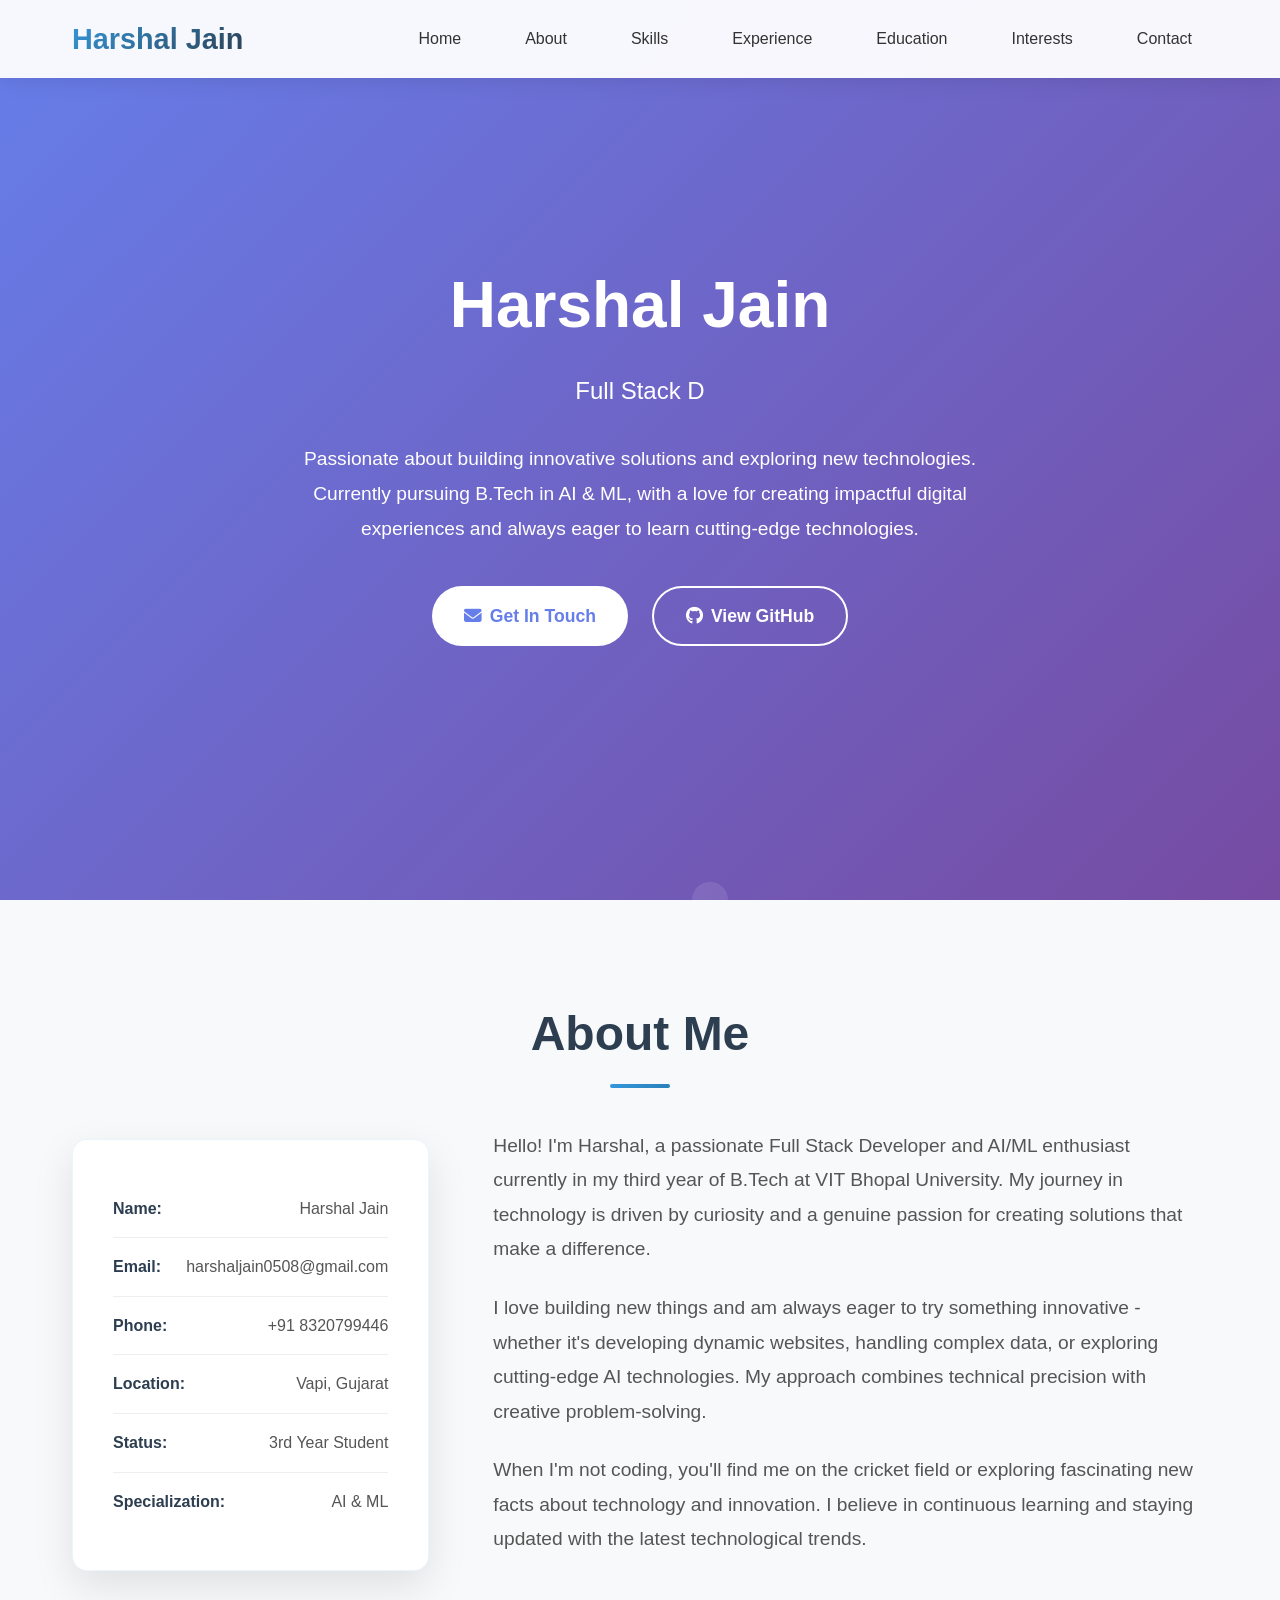
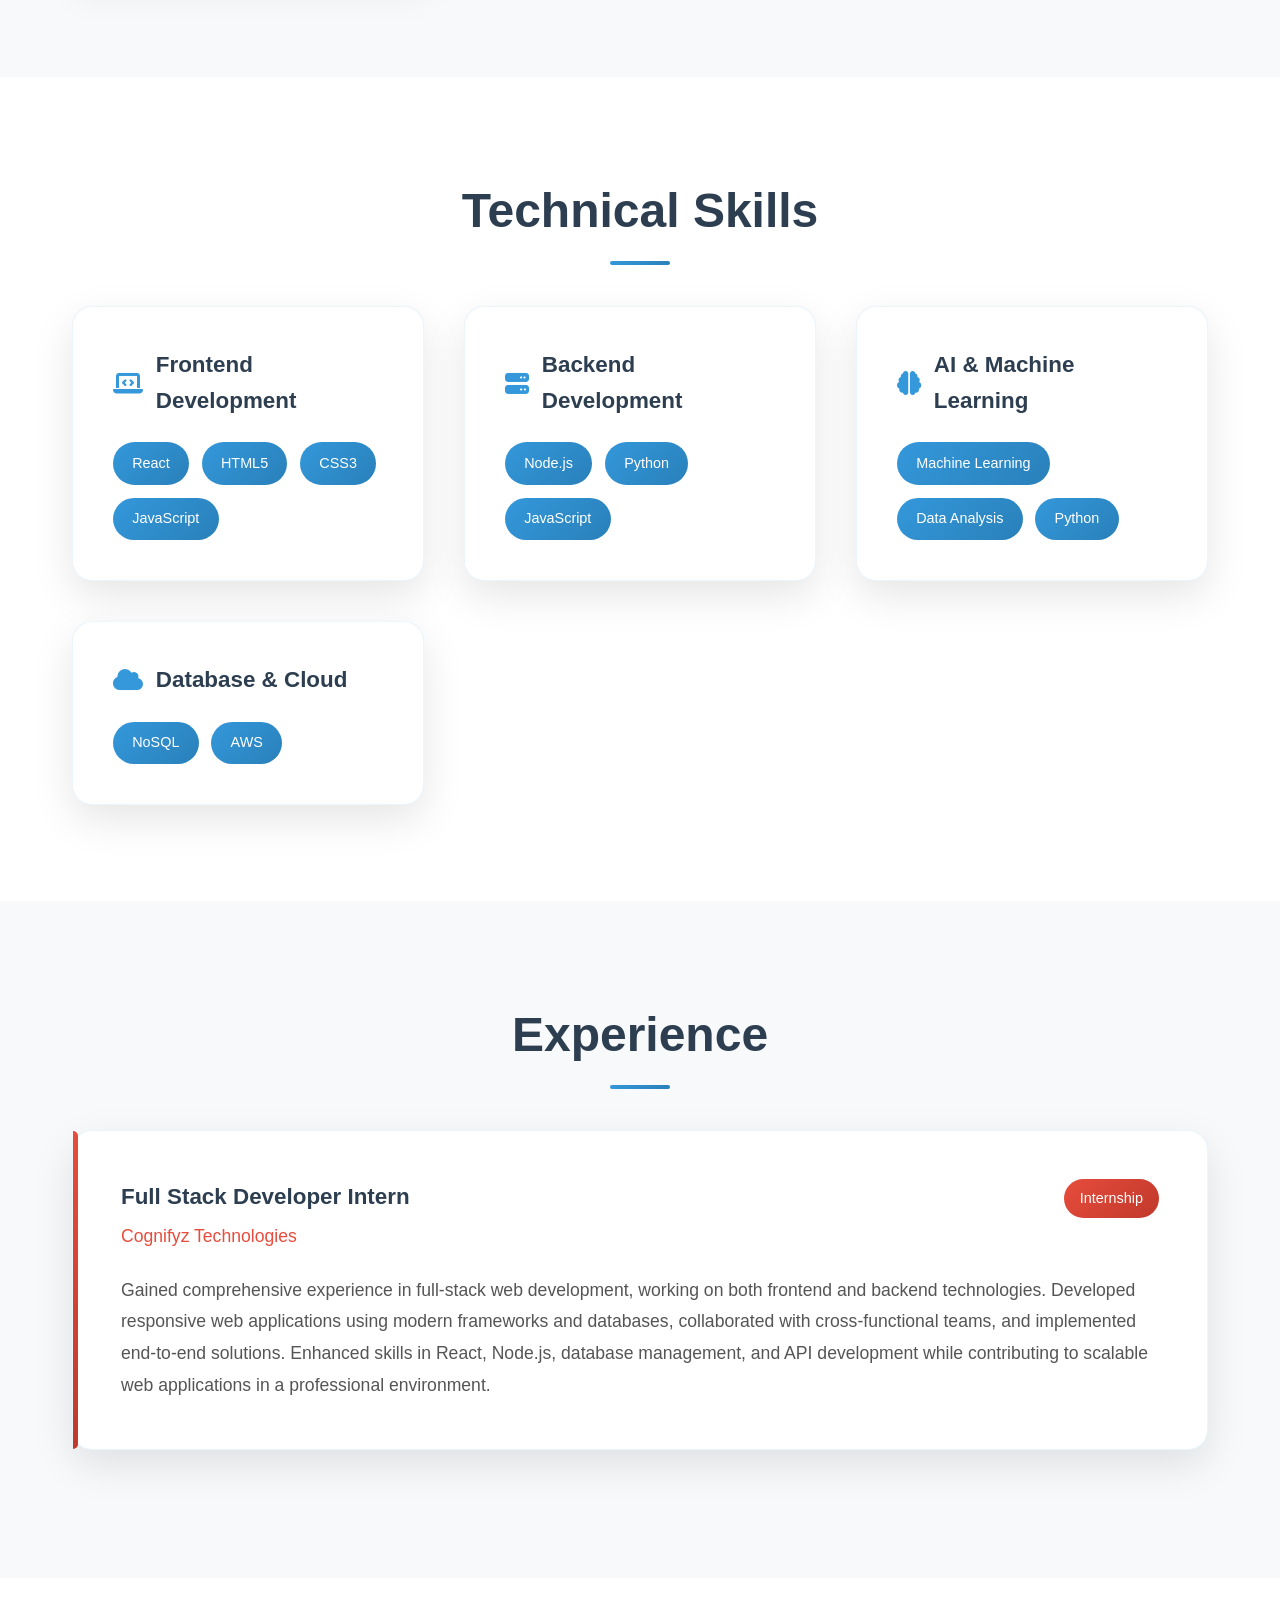
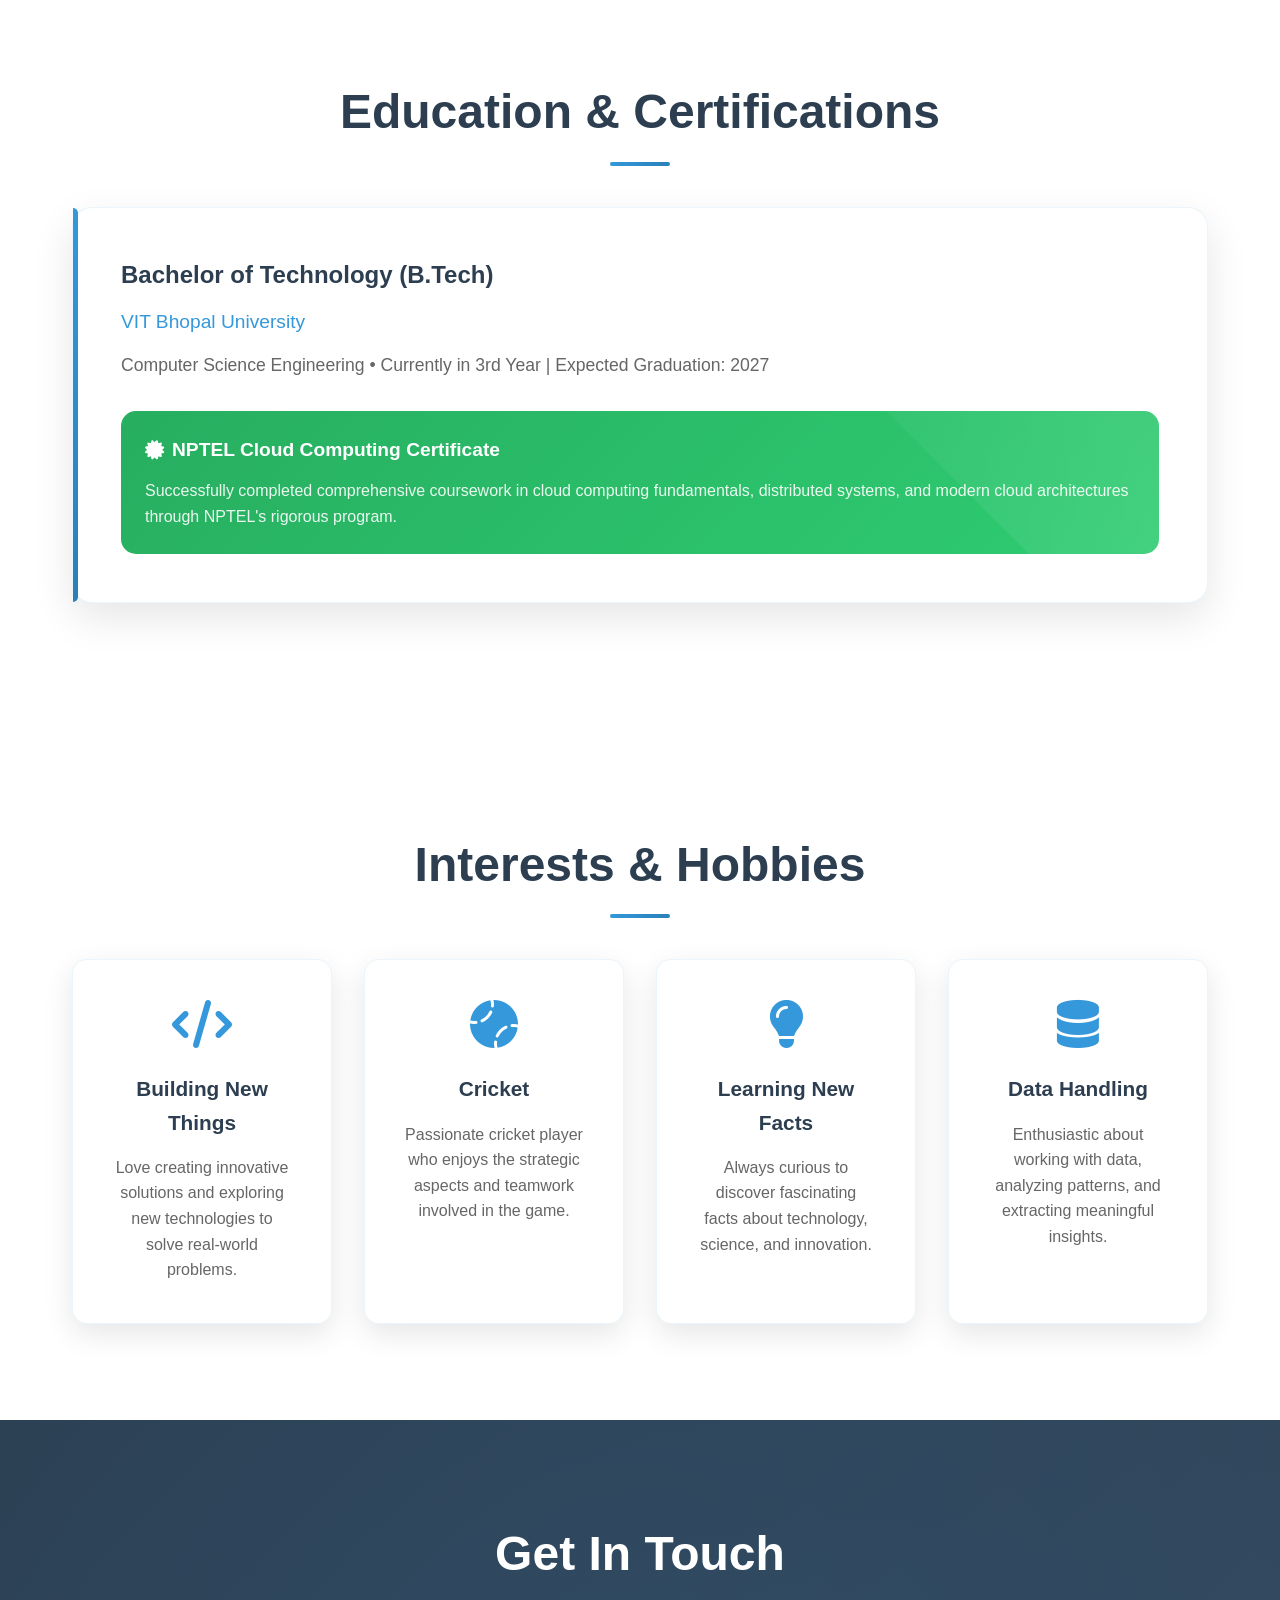
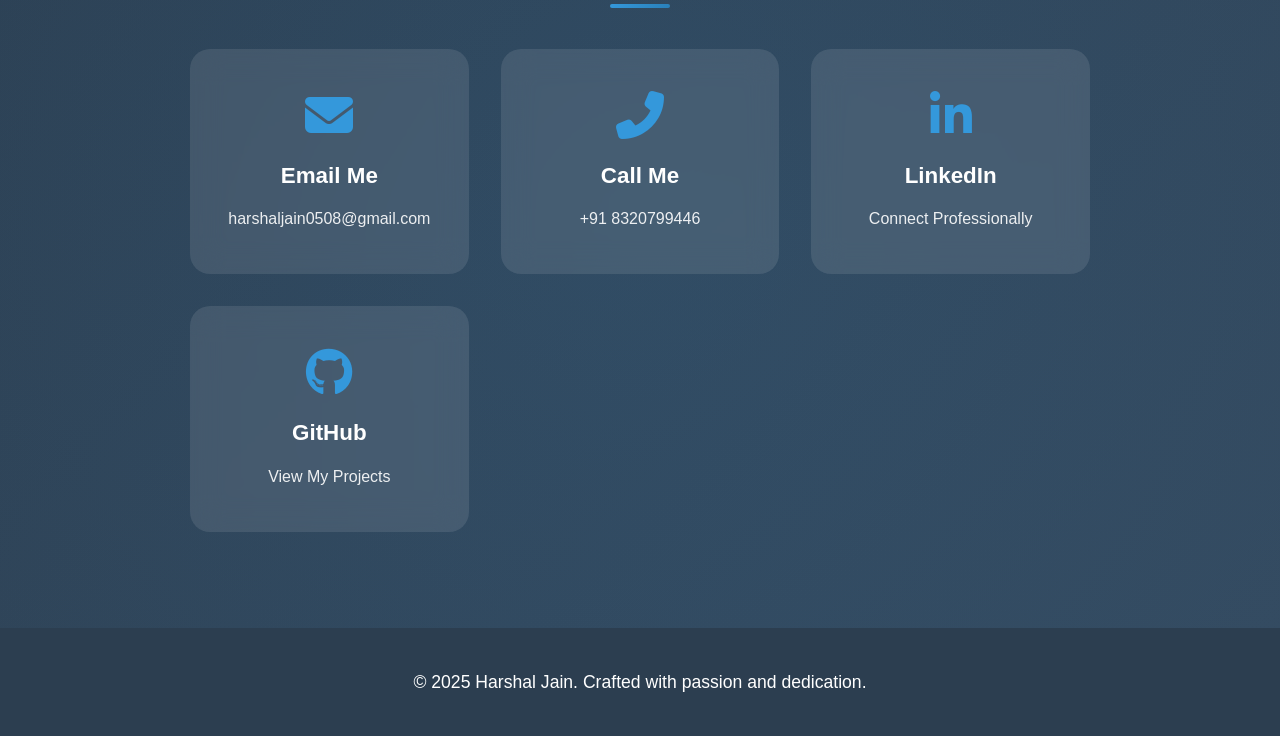
<file: portfolio.html>
<!DOCTYPE html>
<html lang="en">
<head>
    <meta charset="UTF-8">
    <meta name="viewport" content="width=device-width, initial-scale=1.0">
    <title>Harshal Jain - Full Stack Developer</title>
    <link href="https://cdnjs.cloudflare.com/ajax/libs/font-awesome/6.4.0/css/all.min.css" rel="stylesheet">
    <style>
        * {
            margin: 0;
            padding: 0;
            box-sizing: border-box;
        }

        body {
            font-family: 'Segoe UI', Tahoma, Geneva, Verdana, sans-serif;
            line-height: 1.6;
            color: #333;
            scroll-behavior: smooth;
        }

        /* Custom scrollbar */
        ::-webkit-scrollbar { width: 8px; }
        ::-webkit-scrollbar-track { background: #f1f1f1; }
        ::-webkit-scrollbar-thumb { 
            background: linear-gradient(180deg, #3498db, #2980b9);
            border-radius: 4px;
        }

        /* Navigation */
        .navbar {
            position: fixed;
            top: 0;
            width: 100%;
            background: rgba(255, 255, 255, 0.95);
            backdrop-filter: blur(15px);
            z-index: 1000;
            padding: 1rem 0;
            box-shadow: 0 2px 20px rgba(0, 0, 0, 0.1);
            transition: all 0.3s ease;
        }

        .nav-container {
            max-width: 1200px;
            margin: 0 auto;
            display: flex;
            justify-content: space-between;
            align-items: center;
            padding: 0 2rem;
        }

        .logo {
            font-size: 1.8rem;
            font-weight: bold;
            background: linear-gradient(135deg, #3498db, #2c3e50);
            -webkit-background-clip: text;
            -webkit-text-fill-color: transparent;
            background-clip: text;
            text-decoration: none;
        }

        .nav-links {
            display: flex;
            list-style: none;
            gap: 2rem;
        }

        .nav-links a {
            text-decoration: none;
            color: #333;
            font-weight: 500;
            transition: all 0.3s ease;
            position: relative;
            padding: 0.5rem 1rem;
            border-radius: 8px;
        }

        .nav-links a:hover {
            color: #3498db;
            background: rgba(52, 152, 219, 0.1);
        }

        /* Hero Section */
        .hero {
            min-height: 100vh;
            background: linear-gradient(135deg, #667eea 0%, #764ba2 100%);
            display: flex;
            align-items: center;
            justify-content: center;
            text-align: center;
            color: white;
            position: relative;
            overflow: hidden;
        }

        .hero::before {
            content: '';
            position: absolute;
            width: 200%;
            height: 200%;
            background: url('data:image/svg+xml,<svg xmlns="http://www.w3.org/2000/svg" viewBox="0 0 100 100"><defs><pattern id="grain" width="100" height="100" patternUnits="userSpaceOnUse"><circle cx="25" cy="25" r="1" fill="white" opacity="0.1"/><circle cx="75" cy="75" r="1" fill="white" opacity="0.1"/><circle cx="50" cy="10" r="0.5" fill="white" opacity="0.1"/></pattern></defs><rect width="100" height="100" fill="url(%23grain)"/></svg>');
            animation: float 20s ease-in-out infinite;
        }

        @keyframes float {
            0%, 100% { transform: translateY(0px) rotate(0deg); }
            50% { transform: translateY(-20px) rotate(1deg); }
        }

        .hero-content {
            position: relative;
            z-index: 2;
            max-width: 800px;
            padding: 2rem;
        }

        .hero h1 {
            font-size: 4rem;
            margin-bottom: 1rem;
            animation: slideInUp 1s ease;
            font-weight: 700;
        }

        .hero .subtitle {
            font-size: 1.5rem;
            margin-bottom: 2rem;
            opacity: 0.9;
            animation: slideInUp 1s ease 0.2s both;
        }

        .hero .description {
            font-size: 1.2rem;
            margin-bottom: 2.5rem;
            opacity: 0.8;
            line-height: 1.8;
            animation: slideInUp 1s ease 0.4s both;
        }

        .cta-buttons {
            display: flex;
            gap: 1.5rem;
            justify-content: center;
            flex-wrap: wrap;
            animation: slideInUp 1s ease 0.6s both;
        }

        .btn {
            padding: 14px 32px;
            border: none;
            border-radius: 50px;
            font-size: 1.1rem;
            font-weight: 600;
            text-decoration: none;
            transition: all 0.3s ease;
            cursor: pointer;
            display: inline-flex;
            align-items: center;
            gap: 0.5rem;
        }

        .btn-primary {
            background: white;
            color: #667eea;
        }

        .btn-primary:hover {
            transform: translateY(-3px);
            box-shadow: 0 15px 35px rgba(0, 0, 0, 0.2);
        }

        .btn-secondary {
            background: transparent;
            color: white;
            border: 2px solid white;
        }

        .btn-secondary:hover {
            background: white;
            color: #667eea;
            transform: translateY(-3px);
        }

        @keyframes slideInUp {
            from {
                opacity: 0;
                transform: translateY(50px);
            }
            to {
                opacity: 1;
                transform: translateY(0);
            }
        }

        /* Section Styles */
        .section {
            padding: 6rem 0;
        }

        .container {
            max-width: 1200px;
            margin: 0 auto;
            padding: 0 2rem;
        }

        .section-title {
            text-align: center;
            font-size: 3rem;
            margin-bottom: 3.5rem;
            color: #2c3e50;
            position: relative;
            font-weight: 600;
        }

        .section-title::after {
            content: '';
            position: absolute;
            bottom: -15px;
            left: 50%;
            transform: translateX(-50%);
            width: 60px;
            height: 4px;
            background: linear-gradient(135deg, #3498db, #2980b9);
            border-radius: 2px;
        }

        /* About Section */
        .about {
            background: #f8f9fa;
        }

        .about-content {
            display: grid;
            grid-template-columns: 1fr 2fr;
            gap: 4rem;
            align-items: center;
        }

        .about-text {
            font-size: 1.2rem;
            line-height: 1.8;
            color: #555;
        }

        .about-text p {
            margin-bottom: 1.5rem;
        }

        .personal-info {
            background: white;
            padding: 2.5rem;
            border-radius: 15px;
            box-shadow: 0 15px 40px rgba(0, 0, 0, 0.1);
            border: 1px solid rgba(52, 152, 219, 0.1);
        }

        .info-item {
            display: flex;
            justify-content: space-between;
            padding: 1rem 0;
            border-bottom: 1px solid #eee;
        }

        .info-item:last-child {
            border-bottom: none;
        }

        .info-label {
            font-weight: 600;
            color: #2c3e50;
        }

        .info-value {
            color: #555;
            font-weight: 500;
        }

        /* Skills Section */
        .skills-grid {
            display: grid;
            grid-template-columns: repeat(auto-fit, minmax(320px, 1fr));
            gap: 2.5rem;
        }

        .skill-category {
            background: white;
            padding: 2.5rem;
            border-radius: 20px;
            box-shadow: 0 15px 40px rgba(0, 0, 0, 0.1);
            transition: all 0.3s ease;
            border: 1px solid rgba(52, 152, 219, 0.1);
            position: relative;
            overflow: hidden;
        }

        .skill-category:hover {
            transform: translateY(-8px);
            box-shadow: 0 25px 50px rgba(0, 0, 0, 0.15);
        }

        .skill-category::before {
            content: '';
            position: absolute;
            top: 0;
            left: 0;
            right: 0;
            height: 4px;
            background: linear-gradient(135deg, #3498db, #2980b9);
            opacity: 0;
            transition: opacity 0.3s ease;
        }

        .skill-category:hover::before {
            opacity: 1;
        }

        .skill-category h3 {
            color: #2c3e50;
            margin-bottom: 1.5rem;
            display: flex;
            align-items: center;
            gap: 0.8rem;
            font-size: 1.4rem;
        }

        .skill-category i {
            color: #3498db;
            font-size: 1.5rem;
        }

        .skill-tags {
            display: flex;
            flex-wrap: wrap;
            gap: 0.8rem;
        }

        .skill-tag {
            background: linear-gradient(135deg, #3498db, #2980b9);
            color: white;
            padding: 0.6rem 1.2rem;
            border-radius: 25px;
            font-size: 0.9rem;
            font-weight: 500;
            transition: transform 0.3s ease;
        }

        .skill-tag:hover {
            transform: scale(1.05);
        }

        /* Experience Section */
        .experience {
            background: #f8f9fa;
        }

        .experience-item {
            background: white;
            padding: 3rem;
            border-radius: 20px;
            box-shadow: 0 15px 40px rgba(0, 0, 0, 0.1);
            position: relative;
            margin-bottom: 2rem;
            border: 1px solid rgba(52, 152, 219, 0.1);
            transition: transform 0.3s ease;
        }

        .experience-item:hover {
            transform: translateY(-5px);
        }

        .experience-item::before {
            content: '';
            position: absolute;
            top: 0;
            left: 0;
            width: 5px;
            height: 100%;
            background: linear-gradient(135deg, #e74c3c, #c0392b);
            border-radius: 0 5px 5px 0;
        }

        .experience-header {
            display: flex;
            justify-content: space-between;
            align-items: flex-start;
            margin-bottom: 1.5rem;
            flex-wrap: wrap;
            gap: 1rem;
        }

        .experience-title {
            color: #2c3e50;
            font-size: 1.4rem;
            font-weight: 600;
            margin-bottom: 0.5rem;
        }

        .experience-company {
            color: #e74c3c;
            font-weight: 500;
            font-size: 1.1rem;
        }

        .experience-duration {
            background: linear-gradient(135deg, #e74c3c, #c0392b);
            color: white;
            padding: 0.5rem 1rem;
            border-radius: 25px;
            font-size: 0.9rem;
            font-weight: 500;
            white-space: nowrap;
        }

        .experience-description {
            color: #555;
            line-height: 1.8;
            font-size: 1.1rem;
        }

        /* Education Section */
        .education-item {
            background: white;
            padding: 3rem;
            border-radius: 20px;
            box-shadow: 0 15px 40px rgba(0, 0, 0, 0.1);
            margin-bottom: 2rem;
            position: relative;
            border: 1px solid rgba(52, 152, 219, 0.1);
        }

        .education-item::before {
            content: '';
            position: absolute;
            top: 0;
            left: 0;
            width: 5px;
            height: 100%;
            background: linear-gradient(135deg, #3498db, #2980b9);
            border-radius: 0 5px 5px 0;
        }

        .education-degree {
            font-size: 1.5rem;
            font-weight: 600;
            color: #2c3e50;
            margin-bottom: 0.8rem;
        }

        .education-school {
            color: #3498db;
            font-weight: 500;
            font-size: 1.2rem;
            margin-bottom: 0.8rem;
        }

        .education-year {
            color: #666;
            font-size: 1.1rem;
            margin-bottom: 1.5rem;
        }

        .certification {
            background: linear-gradient(135deg, #27ae60, #2ecc71);
            border-radius: 15px;
            padding: 1.5rem;
            margin-top: 2rem;
            color: white;
            position: relative;
            overflow: hidden;
        }

        .certification::before {
            content: '';
            position: absolute;
            top: -50%;
            right: -50%;
            width: 100%;
            height: 200%;
            background: linear-gradient(45deg, transparent, rgba(255,255,255,0.1), transparent);
            transform: rotate(45deg);
            animation: shimmer 3s infinite;
        }

        @keyframes shimmer {
            0% { transform: translateX(-100%) translateY(-100%) rotate(45deg); }
            100% { transform: translateX(100%) translateY(100%) rotate(45deg); }
        }

        .certification-title {
            font-weight: 600;
            font-size: 1.2rem;
            margin-bottom: 0.8rem;
            display: flex;
            align-items: center;
            gap: 0.5rem;
        }

        .certification-description {
            opacity: 0.9;
            line-height: 1.6;
        }

        /* Contact Section */
        .contact {
            background: linear-gradient(135deg, #2c3e50 0%, #34495e 100%);
            color: white;
            position: relative;
            overflow: hidden;
        }

        .contact::before {
            content: '';
            position: absolute;
            top: -50%;
            left: -50%;
            width: 200%;
            height: 200%;
            background: radial-gradient(circle, rgba(52, 152, 219, 0.1) 0%, transparent 70%);
            animation: contactGlow 8s ease-in-out infinite;
        }

        @keyframes contactGlow {
            0%, 100% { transform: rotate(0deg) scale(1); }
            50% { transform: rotate(180deg) scale(1.1); }
        }

        .contact-content {
            display: grid;
            grid-template-columns: repeat(auto-fit, minmax(250px, 1fr));
            gap: 2rem;
            max-width: 900px;
            margin: 0 auto;
            position: relative;
            z-index: 2;
        }

        .contact-item {
            background: rgba(255, 255, 255, 0.1);
            backdrop-filter: blur(15px);
            border: 2px solid transparent;
            border-radius: 20px;
            padding: 2.5rem 2rem;
            text-align: center;
            transition: all 0.4s ease;
            text-decoration: none;
            color: inherit;
            position: relative;
            overflow: hidden;
        }

        .contact-item::before {
            content: '';
            position: absolute;
            top: 0;
            left: -100%;
            width: 100%;
            height: 100%;
            background: linear-gradient(90deg, transparent, rgba(255,255,255,0.2), transparent);
            transition: left 0.5s ease;
        }

        .contact-item:hover::before {
            left: 100%;
        }

        .contact-item:hover {
            background: rgba(255, 255, 255, 0.2);
            transform: translateY(-8px) scale(1.02);
            border: 2px solid rgba(52, 152, 219, 0.5);
            box-shadow: 0 20px 40px rgba(0, 0, 0, 0.3);
        }

        .contact-item i {
            font-size: 3rem;
            margin-bottom: 1.2rem;
            color: #3498db;
            transition: all 0.3s ease;
        }

        .contact-item:hover i {
            color: #fff;
            transform: scale(1.1);
        }

        .contact-item h4 {
            margin-bottom: 0.8rem;
            font-size: 1.4rem;
            font-weight: 600;
        }

        .contact-item p {
            opacity: 0.9;
            font-size: 1rem;
            font-weight: 500;
        }

        /* Interests Section */
        .interests-grid {
            display: grid;
            grid-template-columns: repeat(auto-fit, minmax(250px, 1fr));
            gap: 2rem;
        }

        .interest-item {
            background: white;
            border-radius: 15px;
            padding: 2.5rem;
            text-align: center;
            box-shadow: 0 10px 30px rgba(0, 0, 0, 0.1);
            transition: all 0.3s ease;
            border: 1px solid rgba(52, 152, 219, 0.1);
        }

        .interest-item:hover {
            transform: translateY(-5px);
            box-shadow: 0 20px 40px rgba(0, 0, 0, 0.15);
        }

        .interest-item i {
            font-size: 3rem;
            color: #3498db;
            margin-bottom: 1.5rem;
        }

        .interest-item h3 {
            color: #2c3e50;
            margin-bottom: 1rem;
            font-size: 1.3rem;
        }

        .interest-item p {
            color: #666;
            line-height: 1.6;
        }

        /* Footer */
        .footer {
            background: #2c3e50;
            color: white;
            text-align: center;
            padding: 2.5rem 0;
        }

        .footer p {
            font-size: 1.1rem;
        }

        /* Responsive Design */
        @media (max-width: 768px) {
            .nav-links {
                display: none;
            }

            .hero h1 {
                font-size: 2.8rem;
            }

            .hero .subtitle {
                font-size: 1.2rem;
            }

            .hero .description {
                font-size: 1rem;
            }

            .section-title {
                font-size: 2.2rem;
            }

            .about-content {
                grid-template-columns: 1fr;
            }

            .cta-buttons {
                flex-direction: column;
                align-items: center;
            }

            .btn {
                width: 200px;
                justify-content: center;
            }
        }

        /* Scroll animations */
        .animate-on-scroll {
            opacity: 0;
            transform: translateY(50px);
            transition: all 0.8s ease;
        }

        .animate-on-scroll.animated {
            opacity: 1;
            transform: translateY(0);
        }
    </style>
</head>
<body>
    <!-- Navigation -->
    <nav class="navbar">
        <div class="nav-container">
            <a href="#home" class="logo">Harshal Jain</a>
            <ul class="nav-links">
                <li><a href="#home">Home</a></li>
                <li><a href="#about">About</a></li>
                <li><a href="#skills">Skills</a></li>
                <li><a href="#experience">Experience</a></li>
                <li><a href="#education">Education</a></li>
                <li><a href="#interests">Interests</a></li>
                <li><a href="#contact">Contact</a></li>
            </ul>
        </div>
    </nav>

    <!-- Hero Section -->
    <section id="home" class="hero">
        <div class="hero-content">
            <h1>Harshal Jain</h1>
            <p class="subtitle">Full Stack Developer & AI/ML Enthusiast</p>
            <p class="description">
                Passionate about building innovative solutions and exploring new technologies. 
                Currently pursuing B.Tech in AI & ML, with a love for creating impactful 
                digital experiences and always eager to learn cutting-edge technologies.
            </p>
            <div class="cta-buttons">
                <a href="#contact" class="btn btn-primary">
                    <i class="fas fa-envelope"></i> Get In Touch
                </a>
                <a href="https://github.com/harshal0508" target="_blank" class="btn btn-secondary">
                    <i class="fab fa-github"></i> View GitHub
                </a>
            </div>
        </div>
    </section>

    <!-- About Section -->
    <section id="about" class="section about">
        <div class="container">
            <h2 class="section-title animate-on-scroll">About Me</h2>
            <div class="about-content">
                <div class="personal-info animate-on-scroll">
                    <div class="info-item">
                        <span class="info-label">Name:</span>
                        <span class="info-value">Harshal Jain</span>
                    </div>
                    <div class="info-item">
                        <span class="info-label">Email:</span>
                        <span class="info-value">harshaljain0508@gmail.com</span>
                    </div>
                    <div class="info-item">
                        <span class="info-label">Phone:</span>
                        <span class="info-value">+91 8320799446</span>
                    </div>
                    <div class="info-item">
                        <span class="info-label">Location:</span>
                        <span class="info-value">Vapi, Gujarat</span>
                    </div>
                    <div class="info-item">
                        <span class="info-label">Status:</span>
                        <span class="info-value">3rd Year Student</span>
                    </div>
                    <div class="info-item">
                        <span class="info-label">Specialization:</span>
                        <span class="info-value">AI & ML</span>
                    </div>
                </div>
                <div class="about-text animate-on-scroll">
                    <p>
                        Hello! I'm Harshal, a passionate Full Stack Developer and AI/ML enthusiast currently in my third year 
                        of B.Tech at VIT Bhopal University. My journey in technology is driven by curiosity and a genuine 
                        passion for creating solutions that make a difference.
                    </p>
                    <p>
                        I love building new things and am always eager to try something innovative - whether it's developing 
                        dynamic websites, handling complex data, or exploring cutting-edge AI technologies. My approach combines 
                        technical precision with creative problem-solving.
                    </p>
                    <p>
                        When I'm not coding, you'll find me on the cricket field or exploring fascinating new facts about 
                        technology and innovation. I believe in continuous learning and staying updated with the latest 
                        technological trends.
                    </p>
                </div>
            </div>
        </div>
    </section>

    <!-- Skills Section -->
    <section id="skills" class="section">
        <div class="container">
            <h2 class="section-title animate-on-scroll">Technical Skills</h2>
            <div class="skills-grid">
                <div class="skill-category animate-on-scroll">
                    <h3><i class="fas fa-laptop-code"></i> Frontend Development</h3>
                    <div class="skill-tags">
                        <span class="skill-tag">React</span>
                        <span class="skill-tag">HTML5</span>
                        <span class="skill-tag">CSS3</span>
                        <span class="skill-tag">JavaScript</span>
                    </div>
                </div>

                <div class="skill-category animate-on-scroll">
                    <h3><i class="fas fa-server"></i> Backend Development</h3>
                    <div class="skill-tags">
                        <span class="skill-tag">Node.js</span>
                        <span class="skill-tag">Python</span>
                        <span class="skill-tag">JavaScript</span>
                    </div>
                </div>

                <div class="skill-category animate-on-scroll">
                    <h3><i class="fas fa-brain"></i> AI & Machine Learning</h3>
                    <div class="skill-tags">
                        <span class="skill-tag">Machine Learning</span>
                        <span class="skill-tag">Data Analysis</span>
                        <span class="skill-tag">Python</span>
                    </div>
                </div>

                <div class="skill-category animate-on-scroll">
                    <h3><i class="fas fa-cloud"></i> Database & Cloud</h3>
                    <div class="skill-tags">
                        <span class="skill-tag">NoSQL</span>
                        <span class="skill-tag">AWS</span>
                    </div>
                </div>
            </div>
        </div>
    </section>

    <!-- Experience Section -->
    <section id="experience" class="section experience">
        <div class="container">
            <h2 class="section-title animate-on-scroll">Experience</h2>
            <div class="experience-item animate-on-scroll">
                <div class="experience-header">
                    <div>
                        <div class="experience-title">Full Stack Developer Intern</div>
                        <div class="experience-company">Cognifyz Technologies</div>
                    </div>
                    <div class="experience-duration">Internship</div>
                </div>
                <div class="experience-description">
                    Gained comprehensive experience in full-stack web development, working on both frontend and backend 
                    technologies. Developed responsive web applications using modern frameworks and databases, collaborated 
                    with cross-functional teams, and implemented end-to-end solutions. Enhanced skills in React, Node.js, 
                    database management, and API development while contributing to scalable web applications in a 
                    professional environment.
                </div>
            </div>
        </div>
    </section>

    <!-- Education Section -->
    <section id="education" class="section education">
        <div class="container">
            <h2 class="section-title animate-on-scroll">Education & Certifications</h2>
            <div class="education-item animate-on-scroll">
                <div class="education-degree">Bachelor of Technology (B.Tech)</div>
                <div class="education-school">VIT Bhopal University</div>
                <div class="education-year">Computer Science Engineering • Currently in 3rd Year | Expected Graduation: 2027</div>
                
                <div class="certification">
                    <div class="certification-title">
                        <i class="fas fa-certificate"></i> NPTEL Cloud Computing Certificate
                    </div>
                    <div class="certification-description">
                        Successfully completed comprehensive coursework in cloud computing fundamentals, 
                        distributed systems, and modern cloud architectures through NPTEL's rigorous program.
                    </div>
                </div>
            </div>
        </div>
    </section>

    <!-- Interests Section -->
    <section id="interests" class="section">
        <div class="container">
            <h2 class="section-title animate-on-scroll">Interests & Hobbies</h2>
            <div class="interests-grid">
                <div class="interest-item animate-on-scroll">
                    <i class="fas fa-code"></i>
                    <h3>Building New Things</h3>
                    <p>Love creating innovative solutions and exploring new technologies to solve real-world problems.</p>
                </div>
                <div class="interest-item animate-on-scroll">
                    <i class="fas fa-baseball-ball"></i>
                    <h3>Cricket</h3>
                    <p>Passionate cricket player who enjoys the strategic aspects and teamwork involved in the game.</p>
                </div>
                <div class="interest-item animate-on-scroll">
                    <i class="fas fa-lightbulb"></i>
                    <h3>Learning New Facts</h3>
                    <p>Always curious to discover fascinating facts about technology, science, and innovation.</p>
                </div>
                <div class="interest-item animate-on-scroll">
                    <i class="fas fa-database"></i>
                    <h3>Data Handling</h3>
                    <p>Enthusiastic about working with data, analyzing patterns, and extracting meaningful insights.</p>
                </div>
            </div>
        </div>
    </section>

    <!-- Contact Section -->
    <section id="contact" class="section contact">
        <div class="container">
            <h2 class="section-title" style="color: white;">Get In Touch</h2>
            <div class="contact-content">
                <a href="mailto:harshaljain0508@gmail.com?subject=Portfolio%20Inquiry%20-%20Let's%20Connect&body=Hi%20Harshal,%0A%0AI%20came%20across%20your%20portfolio%20and%20I'm%20impressed%20by%20your%20work.%20I%20would%20like%20to%20discuss%20potential%20opportunities.%0A%0ABest%20regards," class="contact-item animate-on-scroll">
                    <i class="fas fa-envelope"></i>
                    <h4>Email Me</h4>
                    <p>harshaljain0508@gmail.com</p>
                </a>
                <a href="tel:+918320799446" class="contact-item animate-on-scroll">
                    <i class="fas fa-phone-alt"></i>
                    <h4>Call Me</h4>
                    <p>+91 8320799446</p>
                </a>
                <a href="https://www.linkedin.com/in/harshal-jain-1a2a1a374/" class="contact-item animate-on-scroll" target="_blank" rel="noopener noreferrer">
                    <i class="fab fa-linkedin-in"></i>
                    <h4>LinkedIn</h4>
                    <p>Connect Professionally</p>
                </a>
                <a href="https://github.com/harshal0508" class="contact-item animate-on-scroll" target="_blank" rel="noopener noreferrer">
                    <i class="fab fa-github"></i>
                    <h4>GitHub</h4>
                    <p>View My Projects</p>
                </a>
            </div>
        </div>
    </section>

    <!-- Footer -->
    <footer class="footer">
        <div class="container">
            <p>&copy; 2025 Harshal Jain. Crafted with passion and dedication.</p>
        </div>
    </footer>

    <script>
        // Smooth scrolling for navigation links
        document.querySelectorAll('a[href^="#"]').forEach(anchor => {
            anchor.addEventListener('click', function (e) {
                e.preventDefault();
                const target = document.querySelector(this.getAttribute('href'));
                if (target) {
                    target.scrollIntoView({
                        behavior: 'smooth',
                        block: 'start'
                    });
                }
            });
        });

        // Navbar background change on scroll
        window.addEventListener('scroll', function() {
            const navbar = document.querySelector('.navbar');
            if (window.scrollY > 50) {
                navbar.style.background = 'rgba(255, 255, 255, 0.98)';
                navbar.style.boxShadow = '0 2px 20px rgba(0, 0, 0, 0.15)';
            } else {
                navbar.style.background = 'rgba(255, 255, 255, 0.95)';
                navbar.style.boxShadow = '0 2px 20px rgba(0, 0, 0, 0.1)';
            }
        });

        // Scroll animations
        const observerOptions = {
            threshold: 0.1,
            rootMargin: '0px 0px -50px 0px'
        };

        const observer = new IntersectionObserver(function(entries) {
            entries.forEach(entry => {
                if (entry.isIntersecting) {
                    entry.target.classList.add('animated');
                }
            });
        }, observerOptions);

        document.querySelectorAll('.animate-on-scroll').forEach(el => {
            observer.observe(el);
        });

        // Add typing effect to hero subtitle
        const subtitle = document.querySelector('.hero .subtitle');
        const text = subtitle.textContent;
        subtitle.textContent = '';
        
        let i = 0;
        const typeSpeed = 80;
        
        setTimeout(() => {
            function typeWriter() {
                if (i < text.length) {
                    subtitle.textContent += text.charAt(i);
                    i++;
                    setTimeout(typeWriter, typeSpeed);
                }
            }
            typeWriter();
        }, 1000);
    </script>
</body>
</html>
</file>
